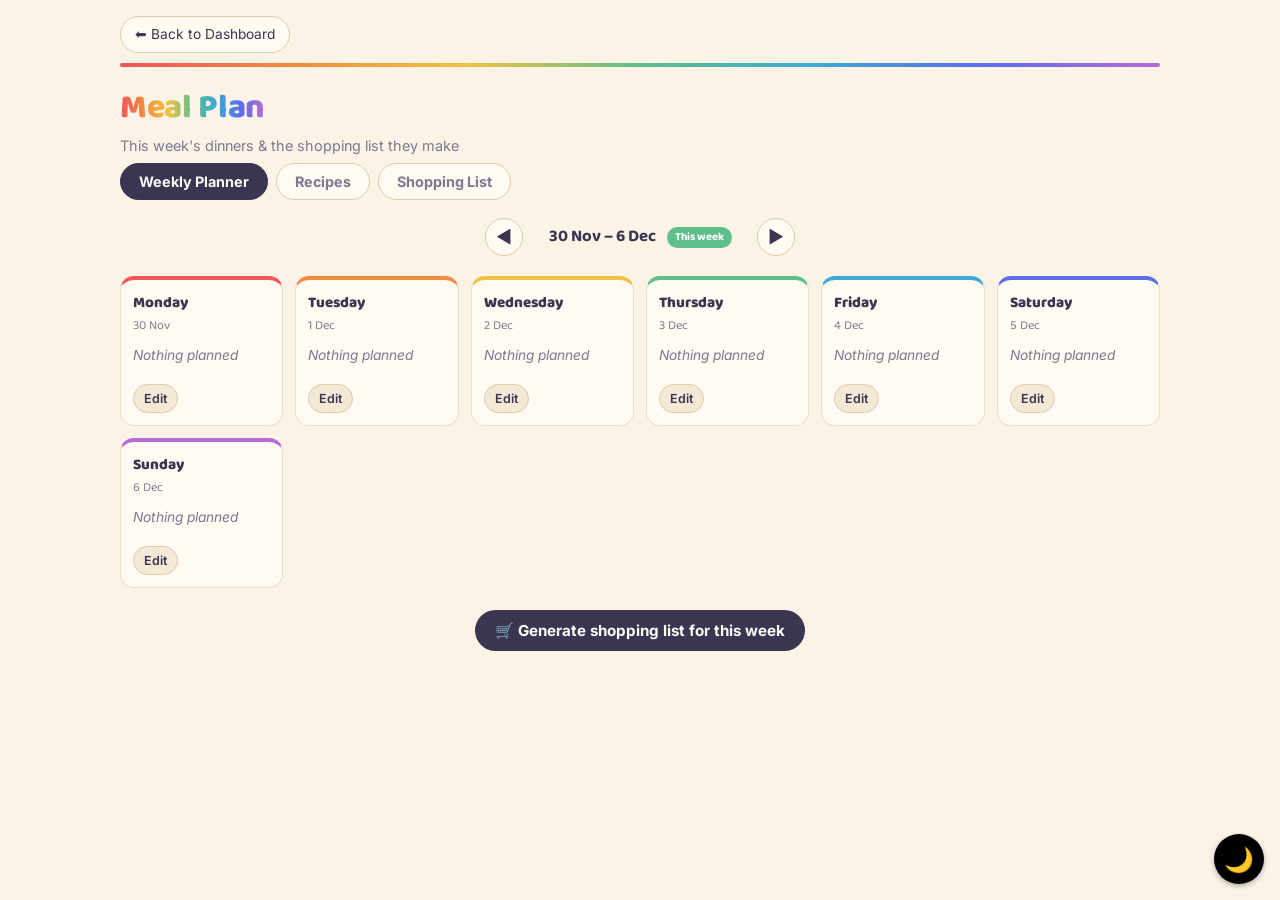
<file: meal-plan.html>
<!DOCTYPE html>
<html lang="en">
<head>
  <meta charset="UTF-8" />
  <meta name="viewport" content="width=device-width,initial-scale=1" />
  <title>Meal Plan</title>
  <link rel="icon" type="image/x-icon" href="favicon.ico">
  <script src="config.js"></script>
  <link rel="preconnect" href="https://fonts.googleapis.com">
  <link rel="preconnect" href="https://fonts.gstatic.com" crossorigin>
  <link href="https://fonts.googleapis.com/css2?family=Baloo+2:wght@500;600;700;800&family=Inter:wght@400;500;600;700;800&display=swap" rel="stylesheet">
  <link rel="stylesheet" href="shared.css">
  <style>
    /* ---------- Page-specific layout ---------- */
    .week-nav {
      display: flex; align-items: center; justify-content: center; gap: 12px;
      margin: 18px 0 20px;
    }
    .week-nav button {
      border: 1px solid var(--border-strong); background: var(--surface); color: var(--fg);
      border-radius: 999px; width: 38px; height: 38px; font-size: 1.1rem; cursor: pointer;
    }
    .week-nav button:hover { background: var(--surface-sunken); }
    .week-label { font-family: var(--font-display); font-weight: 700; font-size: 1.05rem; min-width: 210px; text-align: center; }
    .week-label .today-pill {
      display: inline-block; margin-left: 8px; font-size: 0.7rem; font-weight: 700; padding: 2px 8px;
      border-radius: 999px; background: var(--r-green); color: #fff; vertical-align: middle;
    }

    .tabs { display: flex; gap: 8px; margin-bottom: 18px; flex-wrap: wrap; }
    .tab-btn {
      border: 1px solid var(--border-strong); background: var(--surface); color: var(--muted);
      border-radius: 999px; padding: 9px 18px; font-weight: 700; font-size: 0.9rem; cursor: pointer;
    }
    .tab-btn.active { background: var(--fg); color: var(--on-fg); border-color: var(--fg); }

    .view { display: none; }
    .view.active { display: block; }

    /* ---- Planner grid ---- */
    .plan-grid {
      display: grid; grid-template-columns: repeat(auto-fit, minmax(150px, 1fr)); gap: 12px;
    }
    .day-card {
      background: var(--surface); border: 1px solid var(--border); border-radius: 14px;
      padding: 12px; min-height: 150px; display: flex; flex-direction: column; gap: 8px;
      border-top: 4px solid var(--c, var(--r-blue));
    }
    .day-card[data-day="Mon"] { --c: var(--r-red); }
    .day-card[data-day="Tue"] { --c: var(--r-orange); }
    .day-card[data-day="Wed"] { --c: var(--r-yellow); }
    .day-card[data-day="Thu"] { --c: var(--r-green); }
    .day-card[data-day="Fri"] { --c: var(--r-blue); }
    .day-card[data-day="Sat"] { --c: var(--r-indigo); }
    .day-card[data-day="Sun"] { --c: var(--r-violet); }
    .day-name { font-family: var(--font-display); font-weight: 800; font-size: 0.95rem; }
    .day-meal { font-size: 0.86rem; flex: 1; }
    .day-meal .recipe-name { font-weight: 700; }
    .day-meal .dietary-tag {
      display: inline-block; margin-top: 4px; font-size: 0.68rem; font-weight: 700; letter-spacing: 0.03em;
      padding: 2px 7px; border-radius: 999px; background: var(--surface-sunken); color: var(--muted);
    }
    .day-meal .empty { color: var(--muted); font-style: italic; }
    .day-edit-btn {
      border: 1px solid var(--border-strong); background: var(--surface-sunken); color: var(--fg);
      border-radius: 999px; padding: 6px 10px; font-size: 0.78rem; font-weight: 600; cursor: pointer; align-self: flex-start;
    }
    .day-edit-btn:hover { background: var(--border); }

    .generate-row { display: flex; justify-content: center; margin-top: 22px; }

    /* ---- Recipe library ---- */
    .recipe-grid {
      display: grid; grid-template-columns: repeat(auto-fill, minmax(240px, 1fr)); gap: 14px;
    }
    .recipe-card {
      background: var(--surface); border: 1px solid var(--border); border-radius: 14px; padding: 14px;
      display: flex; flex-direction: column; gap: 6px;
    }
    .recipe-card h3 { font-size: 1.02rem; }
    .recipe-meta { color: var(--muted); font-size: 0.8rem; }
    .recipe-tags { display: flex; gap: 6px; flex-wrap: wrap; margin-top: 2px; }
    .dietary-tag {
      font-size: 0.68rem; font-weight: 700; letter-spacing: 0.03em;
      padding: 2px 7px; border-radius: 999px; background: var(--surface-sunken); color: var(--muted);
    }
    .recipe-ingredients { font-size: 0.82rem; color: var(--fg); white-space: pre-line; max-height: 90px; overflow-y: auto; }
    .recipe-actions { display: flex; gap: 8px; margin-top: 6px; }
    .recipe-actions button {
      border: 1px solid var(--border-strong); background: var(--surface-sunken); color: var(--fg);
      border-radius: 999px; padding: 6px 12px; font-size: 0.78rem; font-weight: 600; cursor: pointer;
    }
    .recipe-actions button:hover { background: var(--border); }
    .recipe-actions .danger { color: var(--r-red); }
    .empty-state { color: var(--muted); text-align: center; padding: 30px 0; }

    /* ---- Shopping list ---- */
    .shop-add-row { display: flex; gap: 8px; margin-bottom: 16px; flex-wrap: wrap; }
    .shop-add-row input {
      flex: 1; min-width: 160px; padding: 10px 14px; border-radius: 999px;
      border: 1px solid var(--border-strong); background: var(--surface); color: var(--fg); font-size: 0.9rem;
    }
    ul.shop-list { list-style: none; margin: 0; padding: 0; display: flex; flex-direction: column; gap: 6px; }
    .shop-item {
      display: flex; align-items: center; gap: 10px; background: var(--surface); border: 1px solid var(--border);
      border-radius: 12px; padding: 10px 14px;
    }
    .shop-item input[type="checkbox"] { width: 20px; height: 20px; accent-color: var(--r-green); cursor: pointer; flex: none; }
    .shop-item .item-text { flex: 1; font-weight: 600; }
    .shop-item.checked .item-text { text-decoration: line-through; color: var(--muted); font-weight: 400; }
    .shop-item .item-detail { color: var(--muted); font-size: 0.78rem; }
    .shop-item .source-tag {
      font-size: 0.65rem; font-weight: 700; padding: 2px 7px; border-radius: 999px;
      background: var(--surface-sunken); color: var(--muted); flex: none;
    }
    .shop-item .del-btn { border: none; background: none; color: var(--muted); cursor: pointer; font-size: 1rem; flex: none; }
    .shop-item .del-btn:hover { color: var(--r-red); }

    /* ---- Modal ---- */
    .overlay {
      position: fixed; inset: 0; background: rgba(0,0,0,.45); display: flex; align-items: center;
      justify-content: center; padding: 16px; z-index: 500;
    }
    .modal {
      background: var(--surface); border-radius: 18px; padding: 22px; max-width: 480px; width: 100%;
      max-height: 86vh; overflow-y: auto; box-shadow: 0 12px 40px rgba(0,0,0,.25);
    }
    .modal .modal-title {
      font-family: var(--font-display); font-weight: 800; font-size: 1.15rem; text-align: center; padding: 12px;
      color: #fff; border-radius: 16px 16px 0 0; margin: -22px -22px 16px -22px; background: var(--rainbow);
    }
    .modal label { display: block; font-size: 0.82rem; font-weight: 700; margin: 12px 0 5px; }
    .modal input, .modal select, .modal textarea {
      width: 100%; padding: 9px 12px; border-radius: 10px; border: 1px solid var(--border-strong);
      background: var(--bg); color: var(--fg); font-size: 0.9rem; resize: vertical;
    }
    .modal .actions { margin-top: 18px; display: flex; gap: 10px; justify-content: flex-end; }
    .modal .actions button.save { background: var(--r-green); color: #fff; }
    .modal .actions button.save:hover { opacity: .88; }
    .modal .actions button.cancel {
      border: 1px solid var(--border-strong); background: var(--surface-sunken); color: var(--fg);
    }
    .modal .radio-row { display: flex; gap: 14px; margin-top: 8px; }
    .modal .radio-row label { display: flex; align-items: center; gap: 6px; font-weight: 600; margin: 0; font-size: 0.86rem; }
    .modal .radio-row input[type="radio"] { width: auto; }
  </style>
</head>
<body>
<div class="wrap">
  <div class="top-bar">
    <a href="index.html?home=benton" class="back-link">⬅ Back to Dashboard</a>
  </div>
  <header class="top">
    <div class="rainbow-rule"></div>
    <div class="titlebar">
      <div>
        <h1><span>Meal Plan</span></h1>
        <div class="subtitle">This week's dinners &amp; the shopping list they make</div>
      </div>
    </div>
  </header>

  <div class="tabs">
    <button class="tab-btn active" data-view="planner">Weekly Planner</button>
    <button class="tab-btn" data-view="recipes">Recipes</button>
    <button class="tab-btn" data-view="shopping">Shopping List</button>
  </div>

  <!-- ===== Planner view ===== -->
  <section class="view active" id="view-planner">
    <div class="week-nav">
      <button id="prevWeek" aria-label="Previous week">◀</button>
      <div class="week-label" id="weekLabel"></div>
      <button id="nextWeek" aria-label="Next week">▶</button>
    </div>
    <div class="plan-grid" id="planGrid"></div>
    <div class="generate-row">
      <button class="add-btn" id="generateListBtn">🛒 Generate shopping list for this week</button>
    </div>
  </section>

  <!-- ===== Recipes view ===== -->
  <section class="view" id="view-recipes">
    <div class="top-bar" style="padding-top:0;margin-bottom:16px;">
      <span class="subtitle">Your recipe library — add one, then slot it into any day</span>
      <button class="add-btn" id="addRecipeBtn">+ Add recipe</button>
    </div>
    <div class="recipe-grid" id="recipeGrid"></div>
  </section>

  <!-- ===== Shopping list view ===== -->
  <section class="view" id="view-shopping">
    <div class="week-nav">
      <button id="prevWeekShop" aria-label="Previous week">◀</button>
      <div class="week-label" id="weekLabelShop"></div>
      <button id="nextWeekShop" aria-label="Next week">▶</button>
    </div>
    <div class="shop-add-row">
      <input type="text" id="manualItemInput" placeholder="Add an item by hand (e.g. washing up liquid)">
      <button class="pill-btn primary" id="manualItemAddBtn">Add</button>
    </div>
    <ul class="shop-list" id="shopList"></ul>
  </section>
</div>

<div class="overlay" id="overlay" hidden>
  <div class="modal" id="modalInner"></div>
</div>

<div class="toast" id="toast"></div>

<button class="toggle-mode" id="modeToggle">🌙</button>

<script>
/* ========== Theme (same "theme" key + OS-aware default as index/spellings) ========== */
const modeBtn = document.getElementById('modeToggle');
function setInitialTheme(){
  const stored = localStorage.getItem('theme');
  const dark = stored ? stored === 'dark' : window.matchMedia('(prefers-color-scheme: dark)').matches;
  document.body.classList.toggle('dark', dark);
  modeBtn.textContent = dark ? '☀️' : '🌙';
  modeBtn.classList.toggle('sun', dark);
}
modeBtn.onclick = () => {
  const dark = !document.body.classList.contains('dark');
  document.body.classList.toggle('dark', dark);
  localStorage.setItem('theme', dark ? 'dark' : 'light');
  modeBtn.textContent = dark ? '☀️' : '🌙';
  modeBtn.classList.toggle('sun', dark);
};
setInitialTheme();
</script>

<script>
(function () {
  "use strict";

  var DAY_ORDER = ['Mon', 'Tue', 'Wed', 'Thu', 'Fri', 'Sat', 'Sun'];
  var DAY_FULL = { Mon: 'Monday', Tue: 'Tuesday', Wed: 'Wednesday', Thu: 'Thursday', Fri: 'Friday', Sat: 'Saturday', Sun: 'Sunday' };

  function baseUrl() {
    var base = (window.config && window.config.mealPlanUrl) ? String(window.config.mealPlanUrl) : '';
    return base.split('#')[0].split('?')[0];
  }

  // ---------- Week helpers: weekStart is always the Monday, as YYYY-MM-DD ----------
  function toISODate(d) {
    var y = d.getFullYear(), m = String(d.getMonth() + 1).padStart(2, '0'), day = String(d.getDate()).padStart(2, '0');
    return y + '-' + m + '-' + day;
  }
  function mondayOf(date) {
    var d = new Date(date);
    var dow = d.getDay(); // 0 = Sun
    var diff = dow === 0 ? -6 : 1 - dow;
    d.setDate(d.getDate() + diff);
    d.setHours(0, 0, 0, 0);
    return d;
  }
  function addDays(date, n) {
    var d = new Date(date);
    d.setDate(d.getDate() + n);
    return d;
  }
  function formatWeekLabel(mondayDate) {
    var sunday = addDays(mondayDate, 6);
    var fmt = function (d) { return d.toLocaleDateString('en-GB', { day: 'numeric', month: 'short' }); };
    var todayMonday = toISODate(mondayOf(new Date()));
    var isThisWeek = toISODate(mondayDate) === todayMonday;
    return fmt(mondayDate) + ' – ' + fmt(sunday) + (isThisWeek ? ' <span class="today-pill">This week</span>' : '');
  }

  var currentMonday = mondayOf(new Date());
  var recipes = [];
  var planDays = [];
  var shopItems = [];

  // ---------- Toast ----------
  var toastTimer = null;
  function showToast(msg) {
    var toast = document.getElementById('toast');
    toast.textContent = msg;
    toast.classList.add('show');
    clearTimeout(toastTimer);
    toastTimer = setTimeout(function () { toast.classList.remove('show'); }, 2400);
  }

  // ---------- Networking: real response read, errors surfaced on-page ----------
  function postAction(payload, onDone) {
    var url = baseUrl();
    if (!url) { showToast('Meal plan isn’t connected yet'); onDone && onDone(false); return; }
    var body = new URLSearchParams();
    Object.keys(payload).forEach(function (k) {
      if (payload[k] !== undefined && payload[k] !== null) body.set(k, String(payload[k]));
    });
    fetch(url, { method: 'POST', headers: { 'Content-Type': 'application/x-www-form-urlencoded' }, body: body.toString() })
      .then(function (res) { return res.text(); })
      .then(function (text) {
        console.log('postAction response:', text);
        var json;
        try { json = JSON.parse(text); } catch (e) { showToast('Something went wrong (see console)'); onDone && onDone(false); return; }
        if (!json.ok) { showToast('Error: ' + (json.error || 'unknown')); onDone && onDone(false, json); return; }
        onDone && onDone(true, json);
      })
      .catch(function (err) {
        console.log('network error:', err);
        showToast('Network error (see console)');
        onDone && onDone(false);
      });
  }
  function fetchFeed(feed, params, cb) {
    var url = baseUrl();
    if (!url) { cb(null); return; }
    var qs = new URLSearchParams(Object.assign({ feed: feed, t: Date.now() }, params || {}));
    fetch(url + '?' + qs.toString(), { cache: 'no-store' })
      .then(function (r) { return r.json(); })
      .then(cb)
      .catch(function (err) { console.log('fetch error:', err); cb(null); });
  }

  // ======================================================================
  // Tabs
  // ======================================================================
  document.querySelectorAll('.tab-btn').forEach(function (btn) {
    btn.addEventListener('click', function () {
      document.querySelectorAll('.tab-btn').forEach(function (b) { b.classList.remove('active'); });
      document.querySelectorAll('.view').forEach(function (v) { v.classList.remove('active'); });
      btn.classList.add('active');
      document.getElementById('view-' + btn.dataset.view).classList.add('active');
    });
  });

  // ======================================================================
  // Modal helper
  // ======================================================================
  function openModal(html) {
    document.getElementById('modalInner').innerHTML = html;
    document.getElementById('overlay').hidden = false;
  }
  function closeModal() {
    document.getElementById('overlay').hidden = true;
    document.getElementById('modalInner').innerHTML = '';
  }
  document.getElementById('overlay').addEventListener('click', function (e) {
    if (e.target === this) closeModal();
  });

  // ======================================================================
  // Recipes
  // ======================================================================
  function loadRecipes(cb) {
    fetchFeed('recipes', {}, function (data) {
      recipes = (data && Array.isArray(data.recipes)) ? data.recipes : [];
      cb && cb();
    });
  }
  function renderRecipes() {
    var grid = document.getElementById('recipeGrid');
    if (!recipes.length) {
      grid.innerHTML = '<div class="empty-state">No recipes yet — add your first one.</div>';
      return;
    }
    grid.innerHTML = recipes.map(function (r) {
      var tags = (r.dietary || '').split(',').map(function (t) { return t.trim(); }).filter(Boolean);
      return '' +
        '<div class="recipe-card" data-id="' + escapeHtml(r.id) + '">' +
          '<h3>' + escapeHtml(r.name || 'Untitled') + '</h3>' +
          '<div class="recipe-meta">' + escapeHtml(r.category || '') + (r.servings ? ' · serves ' + escapeHtml(r.servings) : '') + '</div>' +
          (tags.length ? '<div class="recipe-tags">' + tags.map(function (t) { return '<span class="dietary-tag">' + escapeHtml(t) + '</span>'; }).join('') + '</div>' : '') +
          '<div class="recipe-ingredients">' + escapeHtml((r.ingredients || []).join('\n')) + '</div>' +
          '<div class="recipe-actions">' +
            '<button class="edit-recipe">Edit</button>' +
            '<button class="danger delete-recipe">Delete</button>' +
          '</div>' +
        '</div>';
    }).join('');

    grid.querySelectorAll('.edit-recipe').forEach(function (btn) {
      btn.addEventListener('click', function () {
        var id = btn.closest('.recipe-card').dataset.id;
        var r = recipes.find(function (x) { return x.id === id; });
        if (r) openRecipeModal(r);
      });
    });
    grid.querySelectorAll('.delete-recipe').forEach(function (btn) {
      btn.addEventListener('click', function () {
        var id = btn.closest('.recipe-card').dataset.id;
        var r = recipes.find(function (x) { return x.id === id; });
        if (!r) return;
        if (!window.confirm) {}
        postAction({ action: 'deleteRecipe', recipeId: id }, function (ok) {
          if (ok) { showToast('Recipe deleted'); loadRecipes(function () { renderRecipes(); renderPlanner(); }); }
        });
      });
    });
  }
  function openRecipeModal(recipe) {
    var r = recipe || {};
    openModal(
      '<div class="modal-title">' + (r.id ? 'Edit Recipe' : 'Add Recipe') + '</div>' +
      '<label>Name</label><input type="text" id="rName" value="' + escapeHtml(r.name || '') + '">' +
      '<label>Category</label><input type="text" id="rCategory" placeholder="e.g. Midweek, Slow cooker, Family favourite" value="' + escapeHtml(r.category || '') + '">' +
      '<label>Servings</label><input type="text" id="rServings" value="' + escapeHtml(r.servings || '') + '">' +
      '<label>Dietary tags</label><input type="text" id="rDietary" placeholder="e.g. GF, dairy-free" value="' + escapeHtml(r.dietary || '') + '">' +
      '<label>Ingredients (one per line)</label><textarea id="rIngredients" rows="6">' + escapeHtml((r.ingredients || []).join('\n')) + '</textarea>' +
      '<label>Notes</label><textarea id="rNotes" rows="2">' + escapeHtml(r.notes || '') + '</textarea>' +
      '<div class="actions">' +
        '<button class="cancel" id="rCancel">Cancel</button>' +
        '<button class="save" id="rSave">Save</button>' +
      '</div>'
    );
    document.getElementById('rCancel').addEventListener('click', closeModal);
    document.getElementById('rSave').addEventListener('click', function () {
      var payload = {
        action: 'recipe',
        recipeId: r.id || '',
        name: document.getElementById('rName').value.trim(),
        category: document.getElementById('rCategory').value.trim(),
        servings: document.getElementById('rServings').value.trim(),
        dietary: document.getElementById('rDietary').value.trim(),
        ingredients: document.getElementById('rIngredients').value,
        notes: document.getElementById('rNotes').value.trim()
      };
      if (!payload.name) { showToast('Give the recipe a name first'); return; }
      postAction(payload, function (ok) {
        if (ok) {
          closeModal();
          showToast('Recipe saved');
          loadRecipes(function () { renderRecipes(); renderPlanner(); });
        }
      });
    });
  }
  document.getElementById('addRecipeBtn').addEventListener('click', function () { openRecipeModal(null); });

  // ======================================================================
  // Planner
  // ======================================================================
  function renderWeekLabels() {
    document.getElementById('weekLabel').innerHTML = formatWeekLabel(currentMonday);
    document.getElementById('weekLabelShop').innerHTML = formatWeekLabel(currentMonday);
  }
  function loadPlanner(cb) {
    fetchFeed('mealplan', { weekStart: toISODate(currentMonday) }, function (data) {
      planDays = (data && Array.isArray(data.days)) ? data.days : [];
      cb && cb();
    });
  }
  function renderPlanner() {
    renderWeekLabels();
    var grid = document.getElementById('planGrid');
    grid.innerHTML = DAY_ORDER.map(function (day, i) {
      var entry = planDays[i] || { day: day, recipeId: '', customText: '', recipe: null };
      var dateLabel = addDays(currentMonday, i).toLocaleDateString('en-GB', { day: 'numeric', month: 'short' });
      var body;
      if (entry.recipe) {
        var tags = (entry.recipe.dietary || '').split(',').map(function (t) { return t.trim(); }).filter(Boolean);
        body = '<div class="recipe-name">' + escapeHtml(entry.recipe.name) + '</div>' +
          (tags.length ? tags.map(function (t) { return '<span class="dietary-tag">' + escapeHtml(t) + '</span>'; }).join(' ') : '');
      } else if (entry.customText) {
        body = '<div>' + escapeHtml(entry.customText) + '</div>';
      } else {
        body = '<div class="empty">Nothing planned</div>';
      }
      return '' +
        '<div class="day-card" data-day="' + day + '">' +
          '<div class="day-name">' + DAY_FULL[day] + '<br><span style="font-weight:400;color:var(--muted);font-size:0.78rem;">' + dateLabel + '</span></div>' +
          '<div class="day-meal">' + body + '</div>' +
          '<button class="day-edit-btn" data-day="' + day + '">Edit</button>' +
        '</div>';
    }).join('');

    grid.querySelectorAll('.day-edit-btn').forEach(function (btn) {
      btn.addEventListener('click', function () { openDayModal(btn.dataset.day); });
    });
  }
  function openDayModal(day) {
    var idx = DAY_ORDER.indexOf(day);
    var entry = planDays[idx] || { recipeId: '', customText: '' };
    var mode = entry.recipeId ? 'recipe' : (entry.customText ? 'custom' : 'recipe');
    var recipeOptions = recipes.map(function (r) {
      return '<option value="' + escapeHtml(r.id) + '"' + (r.id === entry.recipeId ? ' selected' : '') + '>' + escapeHtml(r.name) + '</option>';
    }).join('');
    openModal(
      '<div class="modal-title">' + DAY_FULL[day] + '</div>' +
      '<div class="radio-row">' +
        '<label><input type="radio" name="dayMode" value="recipe"' + (mode === 'recipe' ? ' checked' : '') + '> From recipes</label>' +
        '<label><input type="radio" name="dayMode" value="custom"' + (mode === 'custom' ? ' checked' : '') + '> Custom (e.g. takeaway)</label>' +
      '</div>' +
      '<div id="dayModeRecipe"' + (mode !== 'recipe' ? ' hidden' : '') + '>' +
        '<label>Recipe</label><select id="dRecipeId"><option value="">— choose a recipe —</option>' + recipeOptions + '</select>' +
      '</div>' +
      '<div id="dayModeCustom"' + (mode !== 'custom' ? ' hidden' : '') + '>' +
        '<label>What’s happening</label><input type="text" id="dCustomText" value="' + escapeHtml(entry.customText || '') + '">' +
      '</div>' +
      '<label>Notes</label><textarea id="dNotes" rows="2">' + escapeHtml(entry.notes || '') + '</textarea>' +
      '<div class="actions">' +
        '<button class="cancel" id="dCancel">Cancel</button>' +
        '<button class="save" id="dSave">Save</button>' +
      '</div>'
    );
    document.querySelectorAll('input[name="dayMode"]').forEach(function (radio) {
      radio.addEventListener('change', function () {
        document.getElementById('dayModeRecipe').hidden = radio.value !== 'recipe' || !radio.checked;
        document.getElementById('dayModeCustom').hidden = radio.value !== 'custom' || !radio.checked;
      });
    });
    document.getElementById('dCancel').addEventListener('click', closeModal);
    document.getElementById('dSave').addEventListener('click', function () {
      var chosenMode = document.querySelector('input[name="dayMode"]:checked').value;
      var payload = {
        action: 'mealplanDay',
        weekStart: toISODate(currentMonday),
        day: day,
        recipeId: chosenMode === 'recipe' ? (document.getElementById('dRecipeId').value || '') : '',
        customText: chosenMode === 'custom' ? document.getElementById('dCustomText').value.trim() : '',
        notes: document.getElementById('dNotes').value.trim()
      };
      postAction(payload, function (ok) {
        if (ok) { closeModal(); showToast('Saved'); loadPlanner(renderPlanner); }
      });
    });
  }

  document.getElementById('generateListBtn').addEventListener('click', function () {
    postAction({ action: 'generateShoppingList', weekStart: toISODate(currentMonday) }, function (ok) {
      if (ok) {
        showToast('Shopping list updated');
        loadShopping(renderShopping);
        document.querySelector('.tab-btn[data-view="shopping"]').click();
      }
    });
  });

  function changeWeek(delta) {
    currentMonday = addDays(currentMonday, delta * 7);
    loadPlanner(renderPlanner);
    loadShopping(renderShopping);
  }
  document.getElementById('prevWeek').addEventListener('click', function () { changeWeek(-1); });
  document.getElementById('nextWeek').addEventListener('click', function () { changeWeek(1); });
  document.getElementById('prevWeekShop').addEventListener('click', function () { changeWeek(-1); });
  document.getElementById('nextWeekShop').addEventListener('click', function () { changeWeek(1); });

  // ======================================================================
  // Shopping list
  // ======================================================================
  function loadShopping(cb) {
    fetchFeed('shoppinglist', { weekStart: toISODate(currentMonday) }, function (data) {
      shopItems = (data && Array.isArray(data.items)) ? data.items : [];
      cb && cb();
    });
  }
  function renderShopping() {
    renderWeekLabels();
    var list = document.getElementById('shopList');
    if (!shopItems.length) {
      list.innerHTML = '<div class="empty-state">No items yet — generate from the planner, or add one by hand.</div>';
      return;
    }
    list.innerHTML = shopItems.map(function (item) {
      return '' +
        '<li class="shop-item' + (item.checked ? ' checked' : '') + '" data-id="' + escapeHtml(item.id) + '">' +
          '<input type="checkbox" ' + (item.checked ? 'checked' : '') + '>' +
          '<div style="flex:1;">' +
            '<div class="item-text">' + escapeHtml(item.itemText) + '</div>' +
            (item.detail ? '<div class="item-detail">' + escapeHtml(item.detail) + '</div>' : '') +
          '</div>' +
          '<span class="source-tag">' + (item.source === 'manual' ? 'Added' : 'Recipe') + '</span>' +
          '<button class="del-btn" title="Remove">✕</button>' +
        '</li>';
    }).join('');

    list.querySelectorAll('.shop-item').forEach(function (li) {
      var id = li.dataset.id;
      li.querySelector('input[type="checkbox"]').addEventListener('change', function () {
        postAction({ action: 'toggleShoppingItem', itemId: id }, function (ok) {
          if (ok) loadShopping(renderShopping);
        });
      });
      li.querySelector('.del-btn').addEventListener('click', function () {
        postAction({ action: 'deleteShoppingItem', itemId: id }, function (ok) {
          if (ok) loadShopping(renderShopping);
        });
      });
    });
  }
  document.getElementById('manualItemAddBtn').addEventListener('click', function () {
    var input = document.getElementById('manualItemInput');
    var text = input.value.trim();
    if (!text) return;
    postAction({ action: 'shoppingItem', weekStart: toISODate(currentMonday), itemText: text }, function (ok) {
      if (ok) { input.value = ''; loadShopping(renderShopping); }
    });
  });
  document.getElementById('manualItemInput').addEventListener('keydown', function (e) {
    if (e.key === 'Enter') document.getElementById('manualItemAddBtn').click();
  });

  // ---------- Small helper ----------
  function escapeHtml(s) {
    return String(s == null ? '' : s).replace(/[&<>"']/g, function (c) {
      return { '&': '&amp;', '<': '&lt;', '>': '&gt;', '"': '&quot;', "'": '&#39;' }[c];
    });
  }

  // ---------- Boot ----------
  renderWeekLabels();
  loadRecipes(function () {
    renderRecipes();
    loadPlanner(renderPlanner);
  });
  loadShopping(renderShopping);
})();
</script>
</body>
</html>
</file>
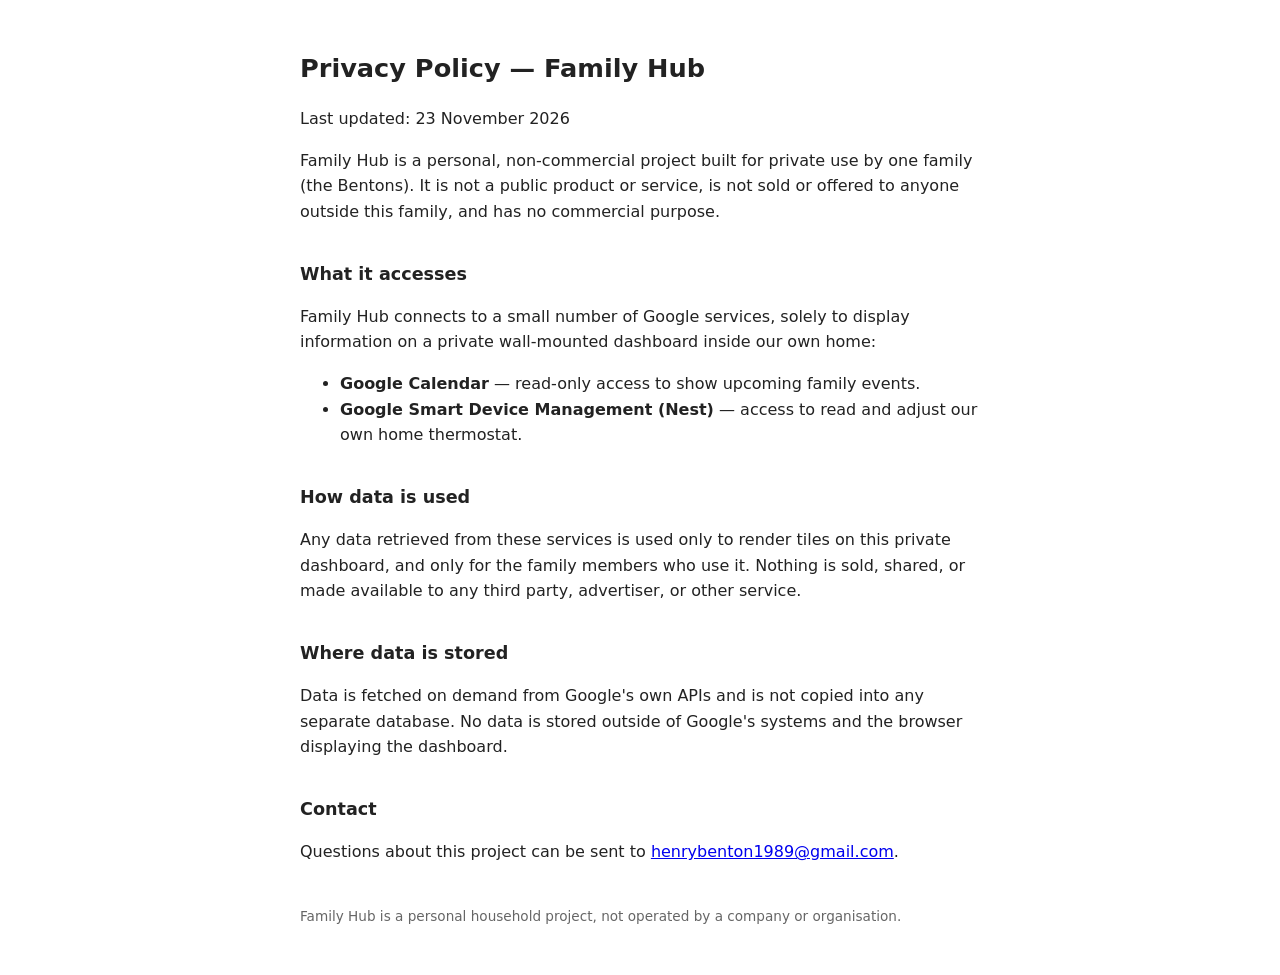
<file: privacy.html>
<!DOCTYPE html>
<html lang="en">
<head>
<meta charset="UTF-8">
<title>Privacy Policy — Family Hub</title>
<meta name="viewport" content="width=device-width, initial-scale=1">
<style>
  body { font-family: system-ui, -apple-system, sans-serif; max-width: 680px; margin: 48px auto; padding: 0 20px; line-height: 1.6; color: #222; }
  h1 { font-size: 1.6rem; }
  h2 { font-size: 1.1rem; margin-top: 2em; }
  footer { margin-top: 3em; color: #666; font-size: 0.85rem; }
</style>
</head>
<body>
  <h1>Privacy Policy — Family Hub</h1>
  <p>Last updated: 23 November 2026</p>

  <p>Family Hub is a personal, non-commercial project built for private use by one family (the Bentons). It is not a public product or service, is not sold or offered to anyone outside this family, and has no commercial purpose.</p>

  <h2>What it accesses</h2>
  <p>Family Hub connects to a small number of Google services, solely to display information on a private wall-mounted dashboard inside our own home:</p>
  <ul>
    <li><strong>Google Calendar</strong> — read-only access to show upcoming family events.</li>
    <li><strong>Google Smart Device Management (Nest)</strong> — access to read and adjust our own home thermostat.</li>
  </ul>

  <h2>How data is used</h2>
  <p>Any data retrieved from these services is used only to render tiles on this private dashboard, and only for the family members who use it. Nothing is sold, shared, or made available to any third party, advertiser, or other service.</p>

  <h2>Where data is stored</h2>
  <p>Data is fetched on demand from Google's own APIs and is not copied into any separate database. No data is stored outside of Google's systems and the browser displaying the dashboard.</p>

  <h2>Contact</h2>
  <p>Questions about this project can be sent to <a href="mailto:henrybenton1989@gmail.com">henrybenton1989@gmail.com</a>.</p>

  <footer>Family Hub is a personal household project, not operated by a company or organisation.</footer>
</body>
</html>
</file>
<file: shared.css>
/* ==========================================================================
   Family Dashboard — shared design language
   Used by index.html, spellings.html and book-chart.html.
   Page-specific layout/components stay in each page's own <style> block;
   this file only carries what all three pages have in common: palette,
   type, the rainbow header treatment, buttons, cards and the dark toggle.
   ========================================================================== */

:root {
  --bg: #FBF3E6;
  --on-fg: #FDFBF6;
  --surface: #FFFBF2;
  --surface-sunken: #F4E9D7;
  --fg: #3A3550;
  --muted: #7D7891;
  --border: #ECE0CA;
  --border-strong: #DECBA8;

  --r-red: #F2545B;
  --r-orange: #F28C3E;
  --r-yellow: #F0C244;
  --r-green: #5FBF8B;
  --r-blue: #3FA9D6;
  --r-indigo: #5B6EE8;
  --r-violet: #B86AD9;

  --font-display: "Baloo 2", "Segoe UI Rounded", system-ui, sans-serif;
  --font-body: "Inter", system-ui, -apple-system, sans-serif;

  --rainbow: linear-gradient(90deg, var(--r-red), var(--r-orange), var(--r-yellow), var(--r-green), var(--r-blue), var(--r-indigo), var(--r-violet));
  --rainbow-diag: linear-gradient(135deg, var(--r-red), var(--r-orange), var(--r-yellow), var(--r-green), var(--r-blue), var(--r-indigo), var(--r-violet));
}
body.dark {
  --bg: #17141F;
  --on-fg: #17141F;
  --surface: #201C2C;
  --surface-sunken: #1B1826;
  --fg: #F4F2FA;
  --muted: #A49FB8;
  --border: #332E42;
  --border-strong: #433C56;
}

*, *::before, *::after { box-sizing: border-box; }

body {
  margin: 0;
  background: var(--bg);
  color: var(--fg);
  font-family: var(--font-body);
  line-height: 1.5;
  padding-left: max(16px, env(safe-area-inset-left, 0px));
  padding-right: max(16px, env(safe-area-inset-right, 0px));
}
h1, h2, h3 { font-family: var(--font-display); margin: 0; }
button, input, select, textarea { font-family: inherit; }

.wrap { max-width: 1040px; margin: 0 auto; padding-block: 0 56px; }

/* ---------- Header: rainbow rule + gradient title ---------- */
.top-bar { display: flex; justify-content: space-between; align-items: center; flex-wrap: wrap; gap: 10px; padding-top: 16px; }
.back-link {
  font-size: 0.86rem; text-decoration: none; padding: 7px 14px;
  border-radius: 999px; border: 1px solid var(--border-strong); background: var(--surface); color: var(--fg);
}
header.top { padding-block: 10px 6px; position: relative; }
.rainbow-rule { height: 4px; border-radius: 2px; margin-bottom: 16px; background: var(--rainbow); }
.titlebar { display: flex; align-items: center; justify-content: space-between; gap: 12px; flex-wrap: wrap; }
.titlebar h1 { font-size: clamp(1.5rem, 1.1rem + 1.6vw, 2.1rem); font-weight: 800; letter-spacing: -0.01em; }
.titlebar h1 span {
  background: var(--rainbow);
  -webkit-background-clip: text; background-clip: text; color: transparent;
}
.subtitle { color: var(--muted); font-size: 0.9rem; margin-top: 2px; }

/* ---------- Buttons ---------- */
.add-btn, .pill-btn.primary, .btn-primary {
  display: inline-flex; align-items: center; gap: 8px;
  background: var(--fg); color: var(--on-fg); border: none; border-radius: 999px;
  padding: 11px 20px; font-weight: 700; font-size: 0.95rem; cursor: pointer; white-space: nowrap;
}
.add-btn:hover, .pill-btn.primary:hover, .btn-primary:hover { opacity: 0.88; }
.pill-btn, .btn-secondary {
  border: 1px solid var(--border-strong); background: var(--surface); color: var(--fg);
  border-radius: 999px; padding: 9px 16px; font-size: 0.86rem; font-weight: 600; cursor: pointer;
}
.add-btn:focus-visible, .pill-btn:focus-visible, button:focus-visible,
input:focus-visible, a:focus-visible, textarea:focus-visible, select:focus-visible {
  outline: 2px solid var(--r-blue); outline-offset: 2px;
}

/* ---------- Floating dark-mode toggle (shared across every page) ---------- */
.toggle-mode {
  position: fixed; bottom: max(1rem, env(safe-area-inset-bottom, 0px)); right: max(1rem, env(safe-area-inset-right, 0px));
  width: 50px; height: 50px; background: #000; color: #fff; border: 0; border-radius: 50%; font-size: 24px;
  cursor: pointer; z-index: 999; display: flex; align-items: center; justify-content: center;
  box-shadow: 0 2px 5px rgba(0,0,0,.3);
}
.toggle-mode.sun { background: #ffd700; color: #333; }

/* ---------- Cards / sections ---------- */
.card-surface, section.surface {
  background: var(--surface); border: 1px solid var(--border); border-radius: 14px;
  padding: 16px; box-shadow: 0 1px 3px rgba(0,0,0,.06);
}

/* ---------- Toast ---------- */
.toast {
  position: fixed; left: 50%; bottom: max(80px, calc(env(safe-area-inset-bottom, 0px) + 80px)); transform: translateX(-50%);
  background: var(--fg); color: var(--on-fg); padding: 10px 18px; border-radius: 999px; font-size: 0.85rem; font-weight: 600;
  z-index: 40; opacity: 0; pointer-events: none; transition: opacity 0.25s ease; max-width: 86vw; text-align: center;
}
.toast.show { opacity: 1; }

[hidden] { display: none !important; }
</file>
